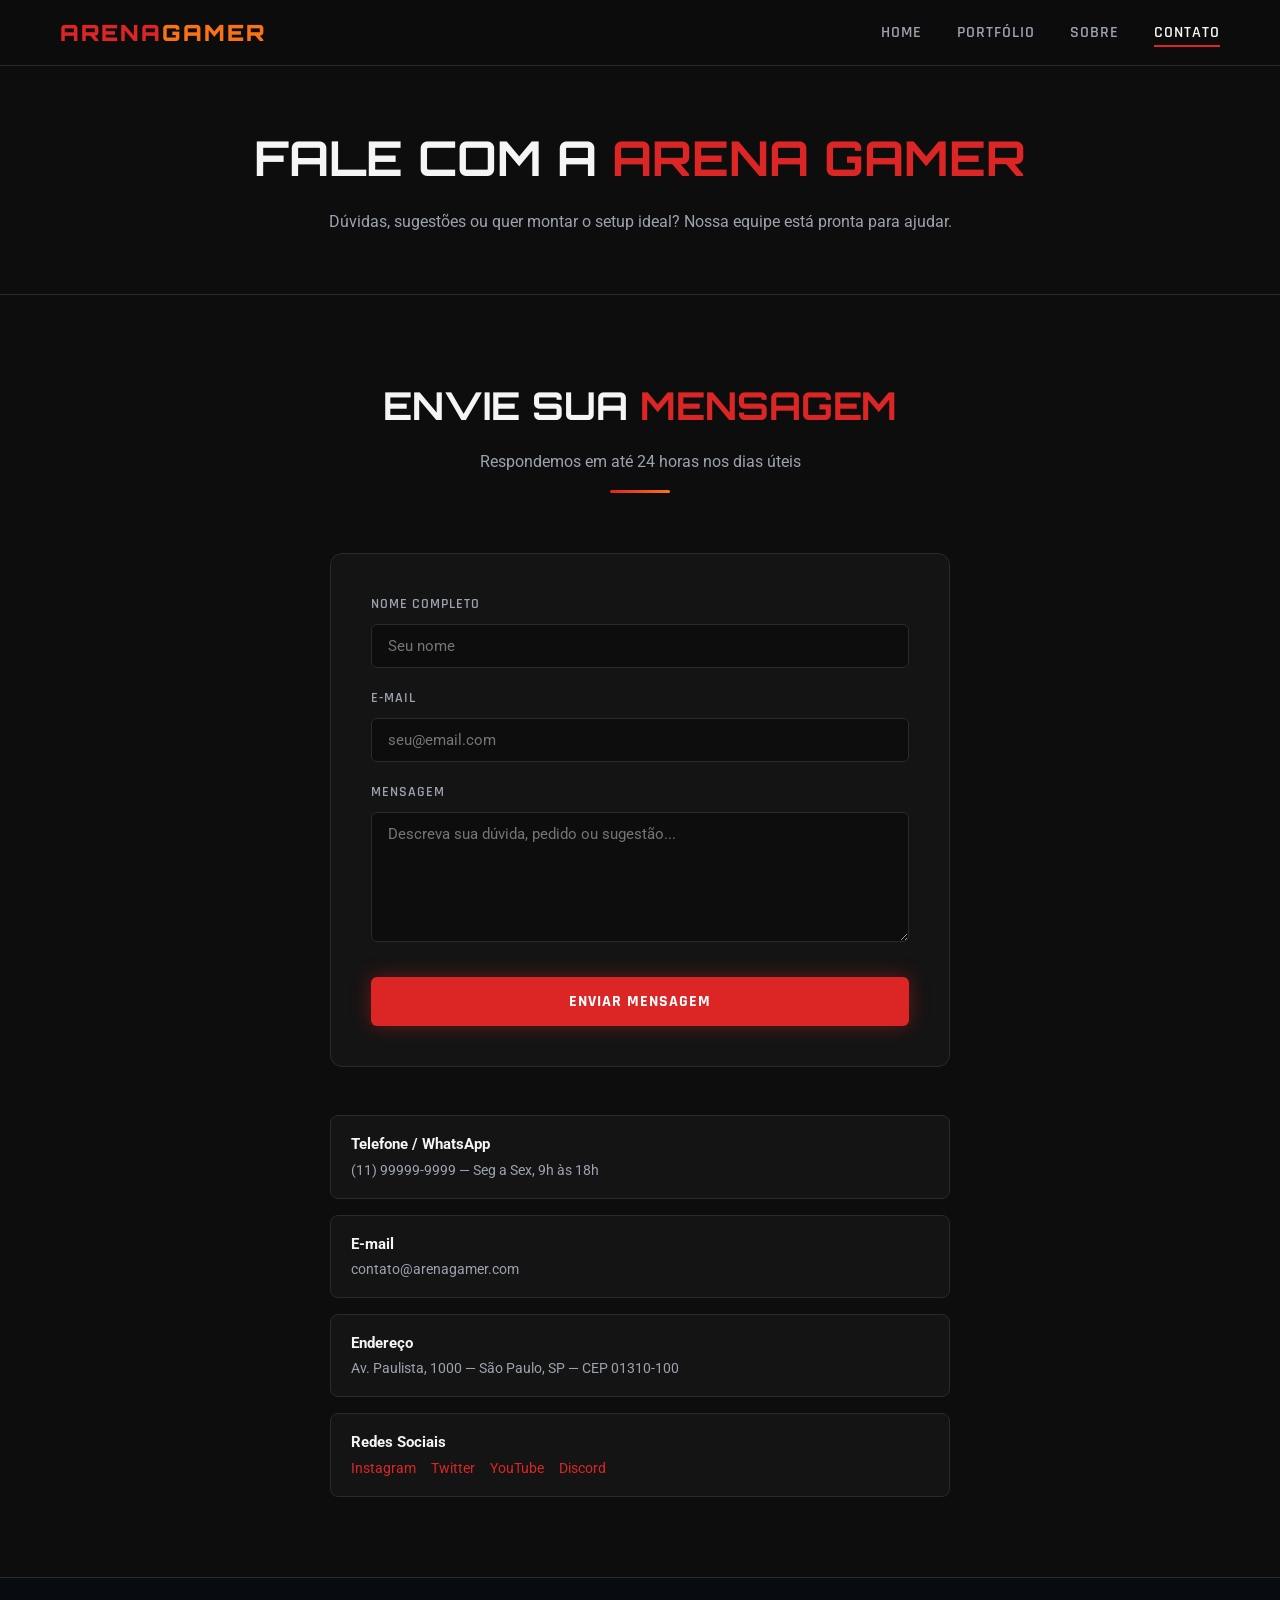
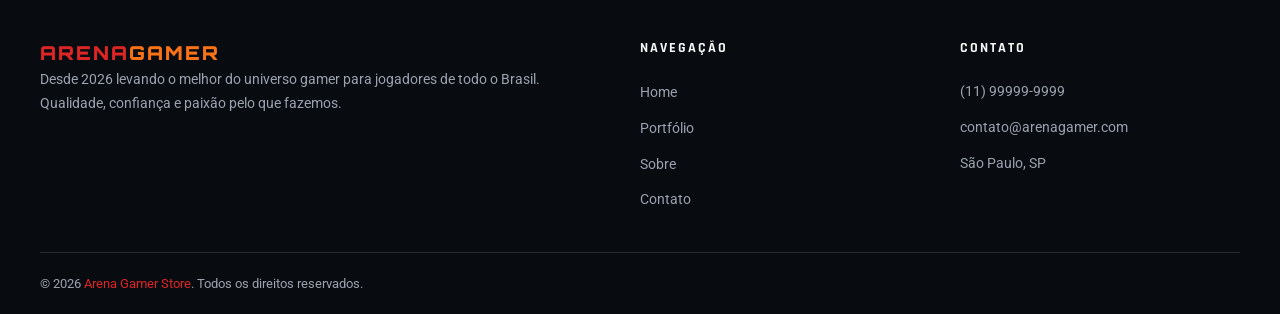
<file: views/contato.html>
<!DOCTYPE html>
<html lang="pt-BR">
<head>
  <meta charset="UTF-8" />
  <meta name="viewport" content="width=device-width, initial-scale=1.0" />
  <meta name="description" content="Entre em contato com a Arena Gamer Store. Estamos aqui para te ajudar." />
  <title>Contato | Arena Gamer Store</title>
  <link rel="stylesheet" href="../src/css/estilo.css" />
</head>
<body>

  <header>
    <nav>
      <a href="../index.html" class="logo">Arena<span>Gamer</span></a>
      <ul class="nav-links" id="navLinks">
        <li><a href="../index.html">Home</a></li>
        <li><a href="portfolio.html">Portfólio</a></li>
        <li><a href="sobre.html">Sobre</a></li>
        <li><a href="contato.html" class="ativo">Contato</a></li>
      </ul>
      <div class="hamburger" id="hamburger">
        <span></span>
        <span></span>
        <span></span>
      </div>
    </nav>
  </header>

  <section class="page-hero">
    <h1>Fale com a <span class="destaque">Arena Gamer</span></h1>
    <p>Dúvidas, sugestões ou quer montar o setup ideal? Nossa equipe está pronta para ajudar.</p>
  </section>

  <section>
    <div class="container">
      <div class="section-title fade-in">
        <h2>Envie sua <span class="destaque">Mensagem</span></h2>
        <p>Respondemos em até 24 horas nos dias úteis</p>
        <div class="linha"></div>
      </div>

      <form class="form-contato fade-in" id="formContato" novalidate>
        <div class="form-grupo">
          <label for="nome">Nome completo</label>
          <input type="text" id="nome" name="nome" placeholder="Seu nome" required />
        </div>
        <div class="form-grupo">
          <label for="email">E-mail</label>
          <input type="email" id="email" name="email" placeholder="seu@email.com" required />
        </div>
        <div class="form-grupo">
          <label for="descricao">Mensagem</label>
          <textarea id="descricao" name="descricao" placeholder="Descreva sua dúvida, pedido ou sugestão..." required></textarea>
        </div>
        <button type="submit" class="btn-primary">Enviar Mensagem</button>
        <div class="msg-sucesso" id="msgSucesso">
          Mensagem enviada com sucesso! Retornaremos em breve.
        </div>
      </form>

      <div class="info-contato fade-in">
        <div class="info-item">
          <div>
            <strong>Telefone / WhatsApp</strong>
            <p>(11) 99999-9999 — Seg a Sex, 9h às 18h</p>
          </div>
        </div>
        <div class="info-item">
          <div>
            <strong>E-mail</strong>
            <p>contato@arenagamer.com</p>
          </div>
        </div>
        <div class="info-item">
          <div>
            <strong>Endereço</strong>
            <p>Av. Paulista, 1000 — São Paulo, SP — CEP 01310-100</p>
          </div>
        </div>
        <div class="info-item">
          <div>
            <strong>Redes Sociais</strong>
            <p>
              <a href="#" style="color: var(--purple); margin-right:12px;">Instagram</a>
              <a href="#" style="color: var(--purple); margin-right:12px;">Twitter</a>
              <a href="#" style="color: var(--purple); margin-right:12px;">YouTube</a>
              <a href="#" style="color: var(--purple);">Discord</a>
            </p>
          </div>
        </div>
      </div>
    </div>
  </section>

  <footer>
    <div class="footer-grid">
      <div class="footer-sobre">
        <a href="../index.html" class="logo">Arena<span>Gamer</span></a>
        <p>Desde 2026 levando o melhor do universo gamer para jogadores de todo o Brasil. Qualidade, confiança e paixão pelo que fazemos.</p>
      </div>
      <div class="footer-col">
        <h4>Navegação</h4>
        <ul>
          <li><a href="../index.html">Home</a></li>
          <li><a href="portfolio.html">Portfólio</a></li>
          <li><a href="sobre.html">Sobre</a></li>
          <li><a href="contato.html">Contato</a></li>
        </ul>
      </div>
      <div class="footer-col">
        <h4>Contato</h4>
        <ul class="footer-contato-info">
          <li>(11) 99999-9999</li>
          <li>contato@arenagamer.com</li>
          <li>São Paulo, SP</li>
        </ul>
      </div>
    </div>
    <div class="footer-bottom">
      <p>© 2026 <span class="feito-por">Arena Gamer Store</span>. Todos os direitos reservados.</p>
    </div>
  </footer>

  <script src="../src/js/script.js"></script>
</body>
</html>
</file>
<file: src/css/estilo.css>
@import url('https://fonts.googleapis.com/css2?family=Orbitron:wght@400;700;900&family=Rajdhani:wght@400;600;700&family=Roboto:wght@300;400;500&display=swap');

:root {
  --bg-dark: #0d0d0d;
  --bg-card: #141414;
  --bg-nav: rgba(13, 13, 13, 0.97);
  --purple: #dc2626;
  --purple-dark: #b91c1c;
  --cyan: #f97316;
  --text: #f5f5f5;
  --text-muted: #9ca3af;
  --border: #2a2a2a;
  --success: #3fb950;
  --danger: #f85149;
  --shadow: 0 4px 24px rgba(220, 38, 38, 0.15);
}

* {
  margin: 0;
  padding: 0;
  box-sizing: border-box;
}

html {
  scroll-behavior: smooth;
}

body {
  background-color: var(--bg-dark);
  color: var(--text);
  font-family: 'Roboto', sans-serif;
  line-height: 1.6;
}

a {
  text-decoration: none;
  color: inherit;
}

img {
  max-width: 100%;
  display: block;
}

/* ===== HEADER / NAV ===== */
header {
  position: fixed;
  top: 0;
  width: 100%;
  z-index: 1000;
  background: var(--bg-nav);
  border-bottom: 1px solid var(--border);
  backdrop-filter: blur(10px);
}

nav {
  max-width: 1200px;
  margin: 0 auto;
  padding: 0 20px;
  display: flex;
  align-items: center;
  justify-content: space-between;
  height: 65px;
}

.logo {
  font-family: 'Orbitron', sans-serif;
  font-size: 1.4rem;
  font-weight: 900;
  color: var(--purple);
  letter-spacing: 2px;
  text-transform: uppercase;
}

.logo span {
  color: var(--cyan);
}

.nav-links {
  list-style: none;
  display: flex;
  gap: 35px;
}

.nav-links a {
  font-family: 'Rajdhani', sans-serif;
  font-weight: 600;
  font-size: 1rem;
  color: var(--text-muted);
  letter-spacing: 1px;
  text-transform: uppercase;
  transition: color 0.3s;
  position: relative;
}

.nav-links a::after {
  content: '';
  position: absolute;
  bottom: -4px;
  left: 0;
  width: 0;
  height: 2px;
  background: var(--purple);
  transition: width 0.3s;
}

.nav-links a:hover,
.nav-links a.ativo {
  color: var(--text);
}

.nav-links a:hover::after,
.nav-links a.ativo::after {
  width: 100%;
}

.hamburger {
  display: none;
  flex-direction: column;
  gap: 5px;
  cursor: pointer;
  padding: 5px;
}

.hamburger span {
  display: block;
  width: 25px;
  height: 2px;
  background: var(--text);
  transition: all 0.3s;
}

.hamburger.aberto span:nth-child(1) {
  transform: rotate(45deg) translate(5px, 5px);
}

.hamburger.aberto span:nth-child(2) {
  opacity: 0;
}

.hamburger.aberto span:nth-child(3) {
  transform: rotate(-45deg) translate(5px, -5px);
}

/* ===== HERO ===== */
.hero {
  min-height: 100vh;
  display: flex;
  align-items: center;
  position: relative;
  overflow: hidden;
  padding-top: 65px;
}

.hero-bg {
  position: absolute;
  inset: 0;
  background-image: url('https://images.unsplash.com/photo-1542751371-adc38448a05e?w=1600&q=80');
  background-size: cover;
  background-position: center;
  filter: brightness(0.25);
  z-index: 0;
}

.hero-overlay {
  position: absolute;
  inset: 0;
  background: linear-gradient(135deg, rgba(220, 38, 38, 0.2) 0%, rgba(13, 13, 13, 0.5) 100%);
  z-index: 1;
}

.hero-content {
  position: relative;
  z-index: 2;
  max-width: 1200px;
  margin: 0 auto;
  padding: 0 20px;
  text-align: center;
}

.hero-badge {
  display: inline-block;
  background: rgba(220, 38, 38, 0.15);
  border: 1px solid var(--purple);
  color: var(--purple);
  font-family: 'Rajdhani', sans-serif;
  font-size: 0.85rem;
  font-weight: 600;
  letter-spacing: 3px;
  text-transform: uppercase;
  padding: 6px 16px;
  border-radius: 20px;
  margin-bottom: 24px;
}

.hero h1 {
  font-family: 'Orbitron', sans-serif;
  font-size: clamp(2.2rem, 6vw, 4.5rem);
  font-weight: 900;
  line-height: 1.1;
  margin-bottom: 20px;
  text-transform: uppercase;
}

.hero h1 .destaque {
  color: var(--purple);
  display: block;
}

.hero p {
  font-size: 1.1rem;
  color: var(--text-muted);
  max-width: 550px;
  margin: 0 auto 40px;
}

.hero-btns {
  display: flex;
  gap: 16px;
  justify-content: center;
  flex-wrap: wrap;
  margin-bottom: 60px;
}

.btn-primary {
  background: var(--purple);
  color: #fff;
  padding: 14px 32px;
  border-radius: 6px;
  font-family: 'Rajdhani', sans-serif;
  font-size: 1rem;
  font-weight: 700;
  letter-spacing: 1px;
  text-transform: uppercase;
  border: none;
  cursor: pointer;
  transition: background 0.3s, transform 0.2s, box-shadow 0.3s;
  box-shadow: 0 0 20px rgba(220, 38, 38, 0.4);
}

.btn-primary:hover {
  background: var(--purple-dark);
  transform: translateY(-2px);
  box-shadow: 0 0 30px rgba(220, 38, 38, 0.6);
}

.btn-primary:active {
  transform: translateY(0);
}

.btn-outline {
  background: transparent;
  color: var(--text);
  padding: 14px 32px;
  border-radius: 6px;
  font-family: 'Rajdhani', sans-serif;
  font-size: 1rem;
  font-weight: 700;
  letter-spacing: 1px;
  text-transform: uppercase;
  border: 1px solid var(--border);
  cursor: pointer;
  transition: border-color 0.3s, transform 0.2s;
}

.btn-outline:hover {
  border-color: var(--purple);
  color: var(--purple);
  transform: translateY(-2px);
}

.btn-outline:active {
  transform: translateY(0);
}

/* Countdown */
.contador {
  display: flex;
  justify-content: center;
  gap: 20px;
  flex-wrap: wrap;
}

.contador-label {
  font-family: 'Rajdhani', sans-serif;
  font-size: 0.8rem;
  color: var(--cyan);
  letter-spacing: 2px;
  text-transform: uppercase;
  margin-bottom: 12px;
}

.tempo-item {
  text-align: center;
  background: rgba(22, 27, 34, 0.8);
  border: 1px solid var(--border);
  border-radius: 8px;
  padding: 12px 18px;
  min-width: 70px;
}

.tempo-item span.numero {
  display: block;
  font-family: 'Orbitron', sans-serif;
  font-size: 1.8rem;
  font-weight: 700;
  color: var(--purple);
  line-height: 1;
}

.tempo-item span.legenda {
  font-size: 0.7rem;
  color: var(--text-muted);
  letter-spacing: 1px;
  text-transform: uppercase;
  margin-top: 4px;
}

/* ===== SEÇÕES GERAIS ===== */
section {
  padding: 80px 20px;
}

.container {
  max-width: 1200px;
  margin: 0 auto;
}

.section-title {
  text-align: center;
  margin-bottom: 60px;
}

.section-title h2 {
  font-family: 'Orbitron', sans-serif;
  font-size: clamp(1.6rem, 4vw, 2.4rem);
  font-weight: 700;
  text-transform: uppercase;
  margin-bottom: 12px;
}

.section-title h2 .destaque {
  color: var(--purple);
}

.section-title p {
  color: var(--text-muted);
  font-size: 1rem;
  max-width: 500px;
  margin: 0 auto;
}

.linha {
  width: 60px;
  height: 3px;
  background: linear-gradient(90deg, var(--purple), var(--cyan));
  margin: 16px auto 0;
  border-radius: 2px;
}

/* ===== DIFERENCIAIS ===== */
.diferenciais {
  background: var(--bg-card);
  border-top: 1px solid var(--border);
  border-bottom: 1px solid var(--border);
}

.diferenciais-grid {
  display: grid;
  grid-template-columns: repeat(auto-fit, minmax(220px, 1fr));
  gap: 30px;
}

.diferencial-item {
  text-align: center;
  padding: 30px 20px;
}

.diferencial-item .icone {
  font-size: 2.5rem;
  margin-bottom: 16px;
  display: block;
}

.diferencial-item h3 {
  font-family: 'Rajdhani', sans-serif;
  font-size: 1.1rem;
  font-weight: 700;
  margin-bottom: 8px;
  color: var(--text);
}

.diferencial-item p {
  font-size: 0.9rem;
  color: var(--text-muted);
}

/* ===== PRODUTOS / CARDS ===== */
.produtos-grid {
  display: grid;
  grid-template-columns: repeat(auto-fill, minmax(280px, 1fr));
  gap: 24px;
}

.card-produto {
  background: var(--bg-card);
  border: 1px solid var(--border);
  border-radius: 10px;
  overflow: hidden;
  transition: transform 0.3s, border-color 0.3s, box-shadow 0.3s;
  position: relative;
}

.card-produto:hover {
  transform: translateY(-6px);
  border-color: var(--purple);
  box-shadow: var(--shadow);
}

.card-produto img {
  width: 100%;
  height: 200px;
  object-fit: cover;
}

.card-body {
  padding: 20px;
}

.badge-estoque {
  display: inline-block;
  font-size: 0.72rem;
  font-weight: 600;
  letter-spacing: 1px;
  text-transform: uppercase;
  padding: 3px 10px;
  border-radius: 12px;
  margin-bottom: 10px;
}

.badge-estoque.disponivel {
  background: rgba(63, 185, 80, 0.15);
  color: var(--success);
  border: 1px solid rgba(63, 185, 80, 0.3);
}

.badge-estoque.limitado {
  background: rgba(248, 81, 73, 0.15);
  color: var(--danger);
  border: 1px solid rgba(248, 81, 73, 0.3);
}

.card-body h3 {
  font-family: 'Rajdhani', sans-serif;
  font-size: 1.1rem;
  font-weight: 700;
  margin-bottom: 6px;
}

.card-body .descricao {
  font-size: 0.85rem;
  color: var(--text-muted);
  margin-bottom: 14px;
}

.card-preco {
  display: flex;
  align-items: center;
  gap: 10px;
  margin-bottom: 16px;
}

.preco-atual {
  font-family: 'Rajdhani', sans-serif;
  font-size: 1.4rem;
  font-weight: 700;
  color: var(--purple);
}

.preco-antigo {
  font-size: 0.85rem;
  color: var(--text-muted);
  text-decoration: line-through;
}

.card-body .btn-primary {
  width: 100%;
  text-align: center;
  display: block;
}

/* ===== TABELA DE PREÇOS ===== */
.planos {
  background: var(--bg-dark);
}

.planos-grid {
  display: grid;
  grid-template-columns: repeat(auto-fit, minmax(260px, 1fr));
  gap: 24px;
}

.card-plano {
  background: var(--bg-card);
  border: 1px solid var(--border);
  border-radius: 10px;
  padding: 36px 28px;
  text-align: center;
  transition: border-color 0.3s, transform 0.3s;
  position: relative;
}

.card-plano.destaque {
  border-color: var(--purple);
  box-shadow: var(--shadow);
  transform: scale(1.03);
}

.tag-popular {
  position: absolute;
  top: -12px;
  left: 50%;
  transform: translateX(-50%);
  background: var(--purple);
  color: #fff;
  font-size: 0.75rem;
  font-weight: 700;
  letter-spacing: 1px;
  text-transform: uppercase;
  padding: 4px 16px;
  border-radius: 20px;
}

.card-plano h3 {
  font-family: 'Orbitron', sans-serif;
  font-size: 1rem;
  font-weight: 700;
  text-transform: uppercase;
  margin-bottom: 20px;
  color: var(--text-muted);
  letter-spacing: 2px;
}

.plano-preco {
  font-family: 'Orbitron', sans-serif;
  font-size: 2.4rem;
  font-weight: 900;
  color: var(--text);
  margin-bottom: 4px;
}

.plano-preco sup {
  font-size: 1rem;
  color: var(--text-muted);
}

.plano-parcelas {
  font-size: 0.82rem;
  color: var(--text-muted);
  margin-bottom: 28px;
}

.plano-itens {
  list-style: none;
  margin-bottom: 28px;
  text-align: left;
}

.plano-itens li {
  padding: 8px 0;
  font-size: 0.9rem;
  color: var(--text-muted);
  border-bottom: 1px solid var(--border);
  display: flex;
  align-items: center;
  gap: 8px;
}

.plano-itens li::before {
  content: '✓';
  color: var(--success);
  font-weight: 700;
}

.plano-itens li.off {
  text-decoration: line-through;
  opacity: 0.4;
}

.plano-itens li.off::before {
  content: '✗';
  color: var(--danger);
}

/* ===== MONTE SEU SETUP ===== */
.monte-setup {
  background: var(--bg-card);
  border-top: 1px solid var(--border);
  border-bottom: 1px solid var(--border);
}

.setup-form {
  display: grid;
  grid-template-columns: 1fr 1fr;
  gap: 16px;
  max-width: 700px;
  margin: 0 auto 24px;
}

.setup-item label {
  display: block;
  font-family: 'Rajdhani', sans-serif;
  font-size: 0.85rem;
  font-weight: 600;
  color: var(--text-muted);
  letter-spacing: 1px;
  text-transform: uppercase;
  margin-bottom: 6px;
}

.setup-item select {
  width: 100%;
  background: var(--bg-dark);
  border: 1px solid var(--border);
  color: var(--text);
  padding: 10px 14px;
  border-radius: 6px;
  font-size: 0.9rem;
  cursor: pointer;
  transition: border-color 0.3s;
}

.setup-item select:focus {
  outline: none;
  border-color: var(--purple);
}

.setup-total {
  text-align: center;
  background: var(--bg-dark);
  border: 1px solid var(--border);
  border-radius: 10px;
  padding: 24px;
  max-width: 700px;
  margin: 0 auto;
}

.setup-total p {
  color: var(--text-muted);
  font-size: 0.9rem;
  margin-bottom: 8px;
}

.setup-total .total-valor {
  font-family: 'Orbitron', sans-serif;
  font-size: 2rem;
  font-weight: 700;
  color: var(--purple);
}

/* ===== SOBRE ===== */
.sobre-content {
  display: grid;
  grid-template-columns: 1fr 1fr;
  gap: 60px;
  align-items: center;
}

.sobre-img img {
  width: 100%;
  height: 420px;
  object-fit: cover;
  border-radius: 10px;
  border: 1px solid var(--border);
}

.sobre-texto h2 {
  font-family: 'Orbitron', sans-serif;
  font-size: clamp(1.4rem, 3vw, 2rem);
  font-weight: 700;
  text-transform: uppercase;
  margin-bottom: 20px;
  line-height: 1.3;
}

.sobre-texto h2 .destaque {
  color: var(--purple);
}

.sobre-texto p {
  color: var(--text-muted);
  margin-bottom: 16px;
  line-height: 1.8;
}

.sobre-stats {
  display: grid;
  grid-template-columns: repeat(3, 1fr);
  gap: 20px;
  margin-top: 32px;
}

.stat {
  text-align: center;
  padding: 16px;
  background: var(--bg-card);
  border: 1px solid var(--border);
  border-radius: 8px;
}

.stat .numero {
  font-family: 'Orbitron', sans-serif;
  font-size: 1.8rem;
  font-weight: 900;
  color: var(--purple);
}

.stat .rotulo {
  font-size: 0.8rem;
  color: var(--text-muted);
  margin-top: 4px;
}

/* ===== CONTATO / FORM ===== */
.form-contato {
  max-width: 620px;
  margin: 0 auto;
  background: var(--bg-card);
  border: 1px solid var(--border);
  border-radius: 12px;
  padding: 40px;
}

.form-grupo {
  margin-bottom: 20px;
}

.form-grupo label {
  display: block;
  font-family: 'Rajdhani', sans-serif;
  font-size: 0.85rem;
  font-weight: 600;
  color: var(--text-muted);
  letter-spacing: 1px;
  text-transform: uppercase;
  margin-bottom: 8px;
}

.form-grupo input,
.form-grupo textarea {
  width: 100%;
  background: var(--bg-dark);
  border: 1px solid var(--border);
  color: var(--text);
  padding: 12px 16px;
  border-radius: 6px;
  font-size: 0.95rem;
  font-family: 'Roboto', sans-serif;
  transition: border-color 0.3s;
}

.form-grupo input:focus,
.form-grupo textarea:focus {
  outline: none;
  border-color: var(--purple);
}

.form-grupo textarea {
  resize: vertical;
  min-height: 130px;
}

.form-contato .btn-primary {
  width: 100%;
  padding: 14px;
  font-size: 1rem;
  margin-top: 8px;
}

.msg-sucesso {
  display: none;
  text-align: center;
  padding: 16px;
  background: rgba(63, 185, 80, 0.1);
  border: 1px solid rgba(63, 185, 80, 0.3);
  border-radius: 6px;
  color: var(--success);
  margin-top: 16px;
  font-family: 'Rajdhani', sans-serif;
  font-weight: 600;
}

.info-contato {
  display: flex;
  flex-direction: column;
  gap: 16px;
  margin-top: 48px;
  max-width: 620px;
  margin-left: auto;
  margin-right: auto;
}

.info-item {
  display: flex;
  align-items: center;
  gap: 14px;
  background: var(--bg-card);
  border: 1px solid var(--border);
  border-radius: 8px;
  padding: 16px 20px;
}

.info-item .icone {
  font-size: 1.5rem;
}

.info-item p {
  color: var(--text-muted);
  font-size: 0.9rem;
}

.info-item strong {
  display: block;
  color: var(--text);
  font-size: 0.95rem;
  margin-bottom: 2px;
}

/* ===== FOOTER ===== */
footer {
  background: #080b10;
  border-top: 1px solid var(--border);
  padding: 60px 20px 0;
}

.footer-grid {
  max-width: 1200px;
  margin: 0 auto;
  display: grid;
  grid-template-columns: 2fr 1fr 1fr;
  gap: 40px;
  padding-bottom: 40px;
  border-bottom: 1px solid var(--border);
}

.footer-sobre .logo {
  font-size: 1.2rem;
  margin-bottom: 16px;
}

.footer-sobre p {
  color: var(--text-muted);
  font-size: 0.88rem;
  line-height: 1.7;
  margin-bottom: 20px;
}

.redes-sociais {
  display: flex;
  gap: 10px;
}

.rede-btn {
  display: flex;
  align-items: center;
  justify-content: center;
  width: 38px;
  height: 38px;
  background: var(--bg-card);
  border: 1px solid var(--border);
  border-radius: 8px;
  font-size: 1.1rem;
  text-decoration: none;
  transition: border-color 0.3s, background 0.3s;
}

.rede-btn:hover {
  border-color: var(--purple);
  background: rgba(220, 38, 38, 0.1);
}

.footer-col h4 {
  font-family: 'Rajdhani', sans-serif;
  font-size: 0.85rem;
  font-weight: 700;
  color: var(--text);
  letter-spacing: 2px;
  text-transform: uppercase;
  margin-bottom: 20px;
}

.footer-col ul {
  list-style: none;
  display: flex;
  flex-direction: column;
  gap: 10px;
}

.footer-col ul li a {
  color: var(--text-muted);
  font-size: 0.88rem;
  transition: color 0.3s;
}

.footer-col ul li a:hover {
  color: var(--purple);
}

.footer-contato-info {
  list-style: none;
  display: flex;
  flex-direction: column;
  gap: 12px;
}

.footer-contato-info li {
  color: var(--text-muted);
  font-size: 0.85rem;
  padding: 2px 0;
}

.footer-bottom {
  max-width: 1200px;
  margin: 0 auto;
  padding: 20px 0;
  display: flex;
  align-items: center;
  justify-content: space-between;
  flex-wrap: wrap;
  gap: 10px;
}

.footer-bottom p {
  color: var(--text-muted);
  font-size: 0.82rem;
}

.footer-bottom .feito-por {
  color: var(--purple);
}

/* ===== PAGE HERO (pages internas) ===== */
.page-hero {
  padding: 120px 20px 60px;
  text-align: center;
  border-bottom: 1px solid var(--border);
}

.page-hero h1 {
  font-family: 'Orbitron', sans-serif;
  font-size: clamp(1.8rem, 5vw, 3rem);
  font-weight: 700;
  text-transform: uppercase;
  margin-bottom: 12px;
}

.page-hero h1 .destaque {
  color: var(--purple);
}

.page-hero p {
  color: var(--text-muted);
  font-size: 1rem;
}

/* ===== ANIMAÇÃO FADE-IN ===== */
.fade-in {
  opacity: 0;
  transform: translateY(30px);
  transition: opacity 0.6s ease, transform 0.6s ease;
}

.fade-in.visivel {
  opacity: 1;
  transform: translateY(0);
}

/* ===== RESPONSIVE ===== */
@media (max-width: 900px) {
  .sobre-content {
    grid-template-columns: 1fr;
  }

  .footer-grid {
    grid-template-columns: 1fr 1fr;
    grid-template-rows: auto;
  }

  .footer-sobre {
    grid-column: 1 / -1;
  }

  .sobre-stats {
    grid-template-columns: repeat(3, 1fr);
  }
}

@media (max-width: 700px) {
  .nav-links {
    display: none;
    position: absolute;
    top: 65px;
    left: 0;
    width: 100%;
    background: var(--bg-nav);
    border-bottom: 1px solid var(--border);
    flex-direction: column;
    padding: 20px;
    gap: 20px;
    text-align: center;
  }

  .nav-links.aberto {
    display: flex;
  }

  .hamburger {
    display: flex;
  }

  .hero-btns {
    flex-direction: column;
    align-items: center;
  }

  .setup-form {
    grid-template-columns: 1fr;
  }

  .footer-grid {
    grid-template-columns: 1fr;
  }

  .footer-bottom {
    flex-direction: column;
    text-align: center;
  }

  .planos-grid {
    grid-template-columns: 1fr;
  }

  .card-plano.destaque {
    transform: none;
  }

  .form-contato {
    padding: 24px 20px;
  }

  .sobre-stats {
    grid-template-columns: 1fr;
  }
}

@media (max-width: 480px) {
  section {
    padding: 60px 16px;
  }

  .page-hero {
    padding: 100px 16px 40px;
  }
}
</file>
